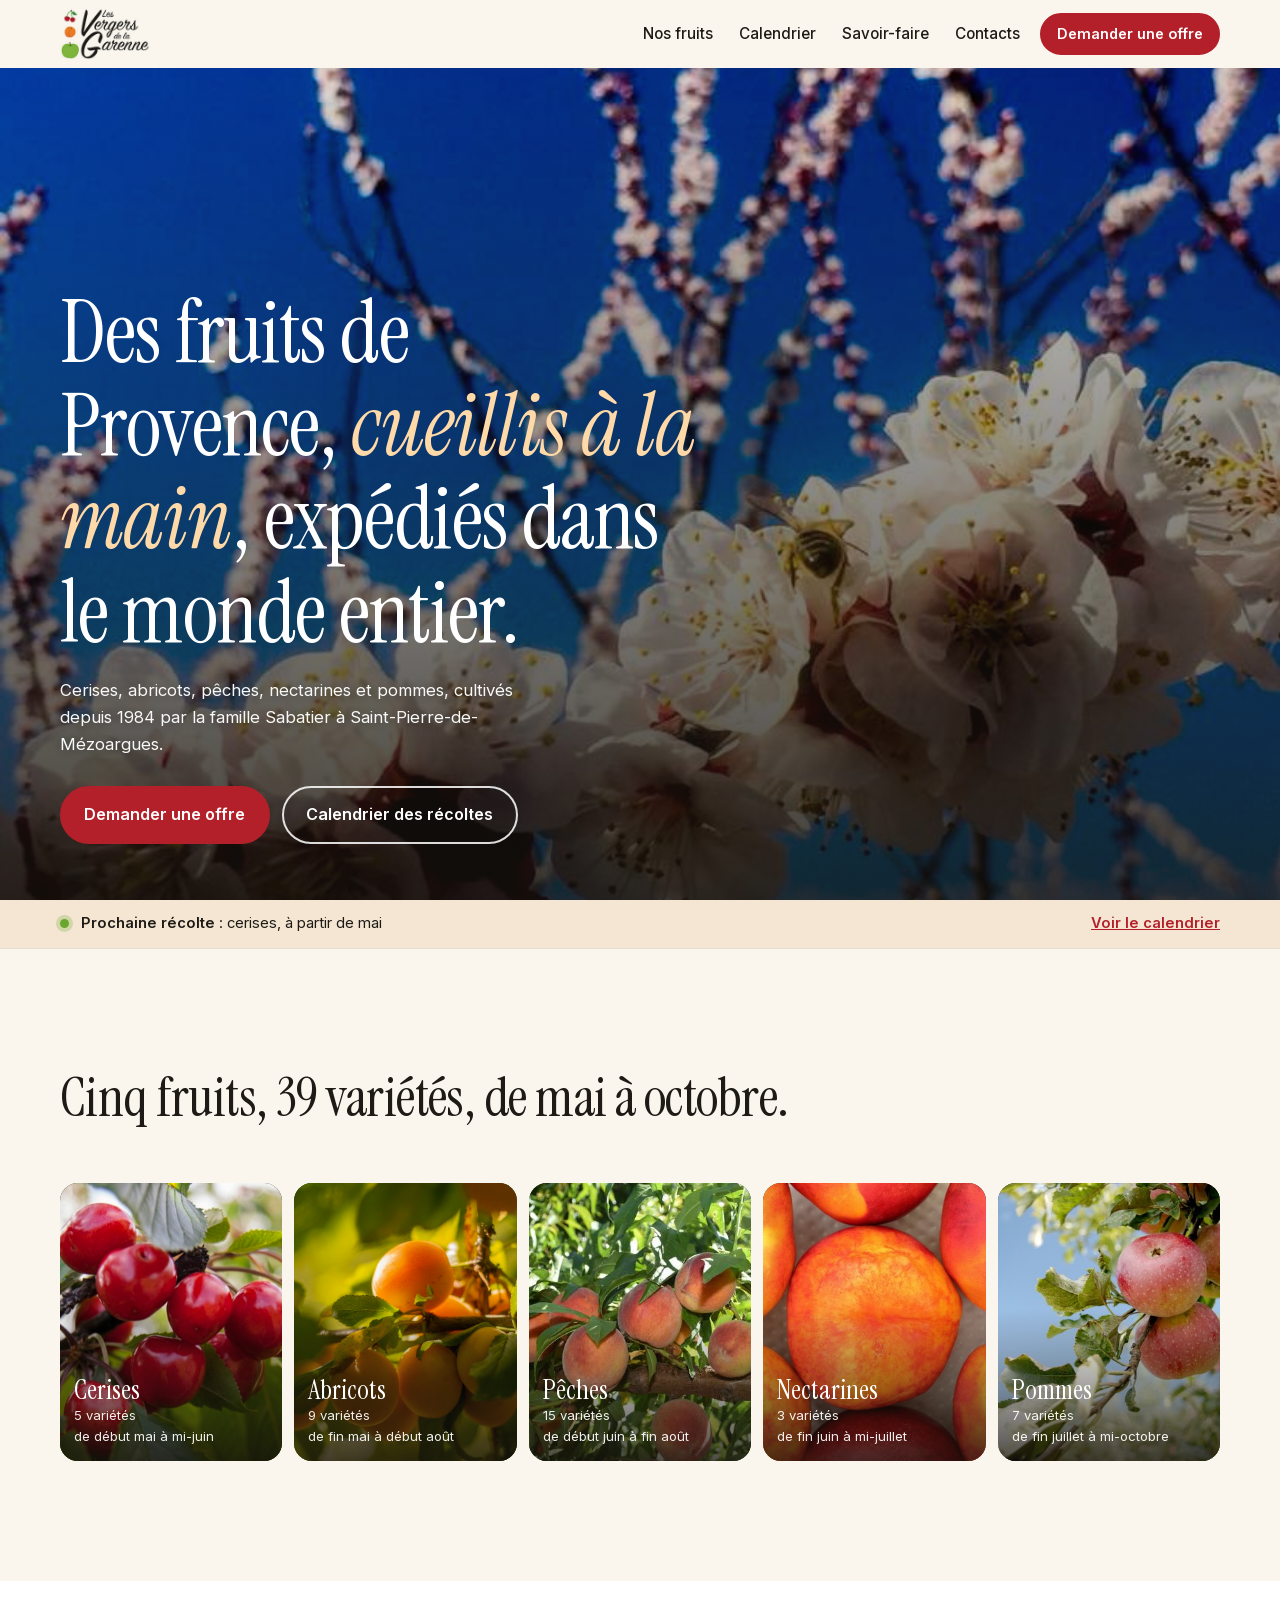
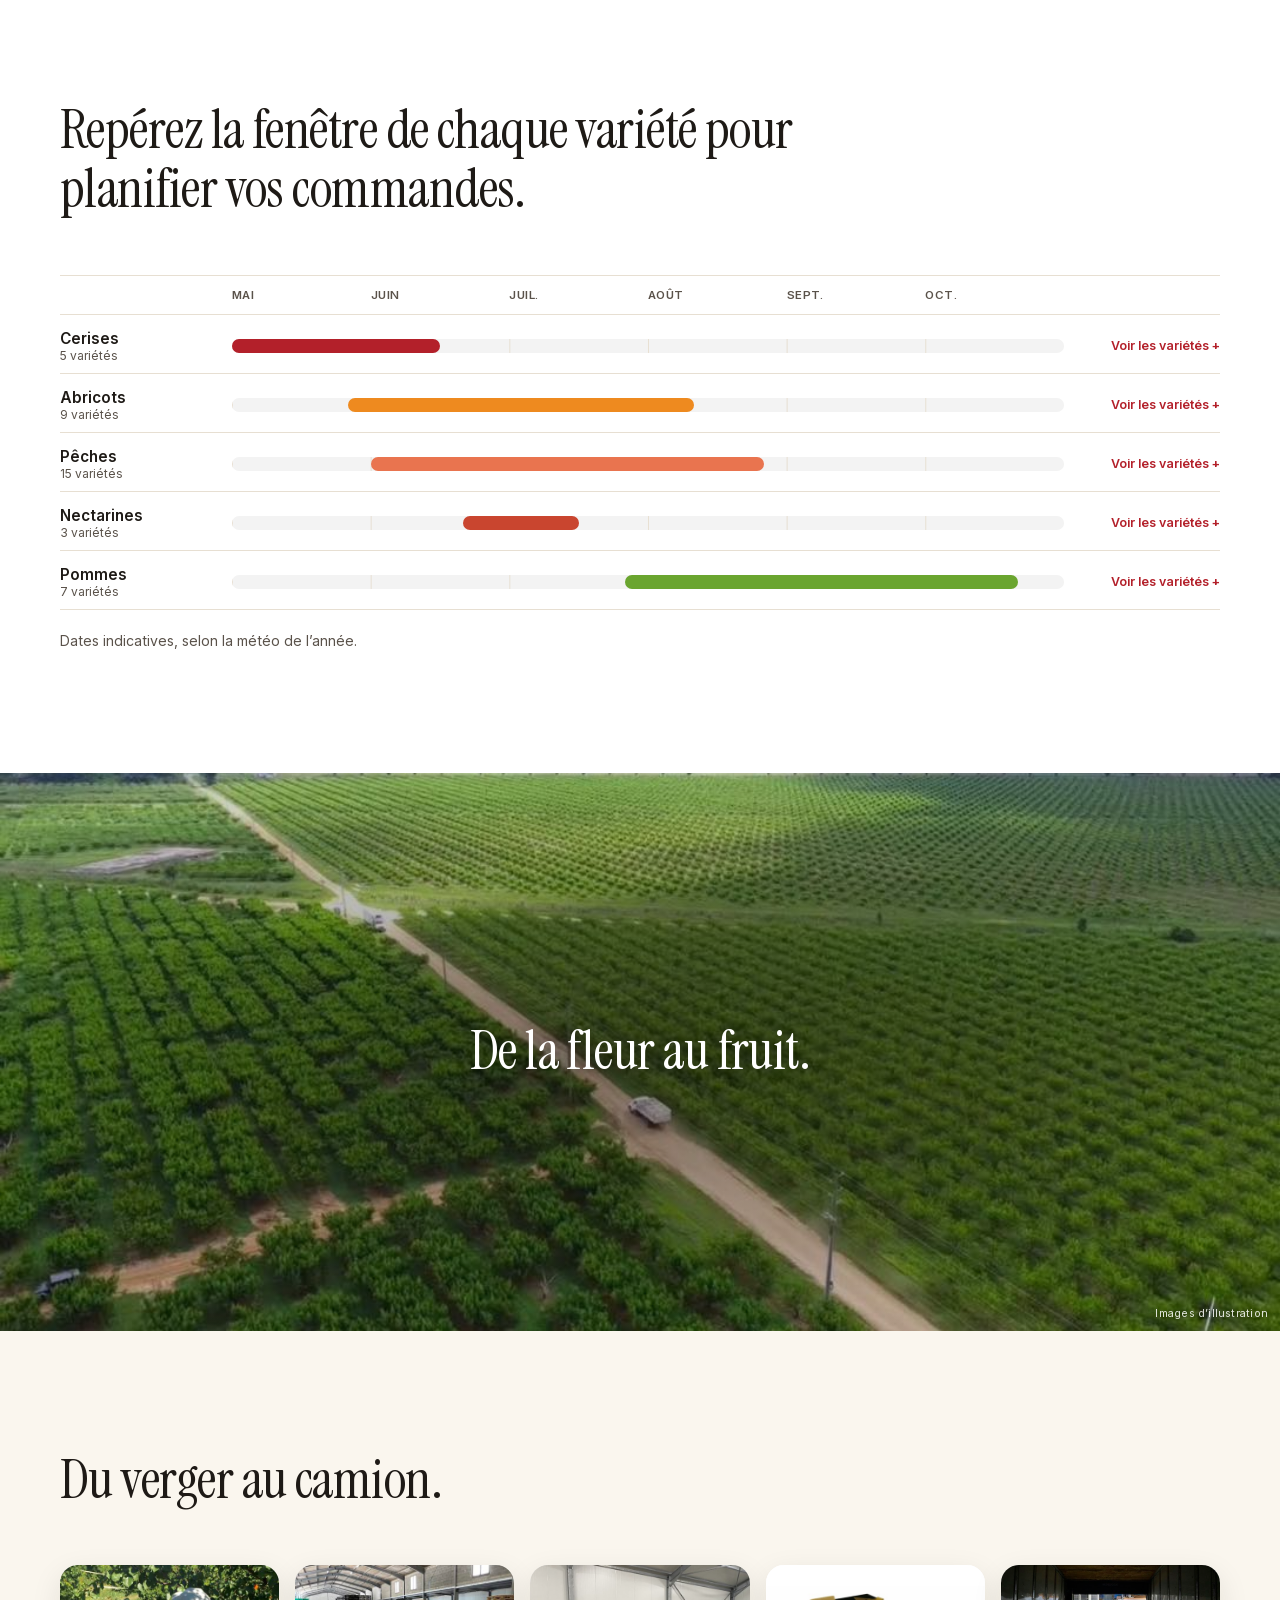
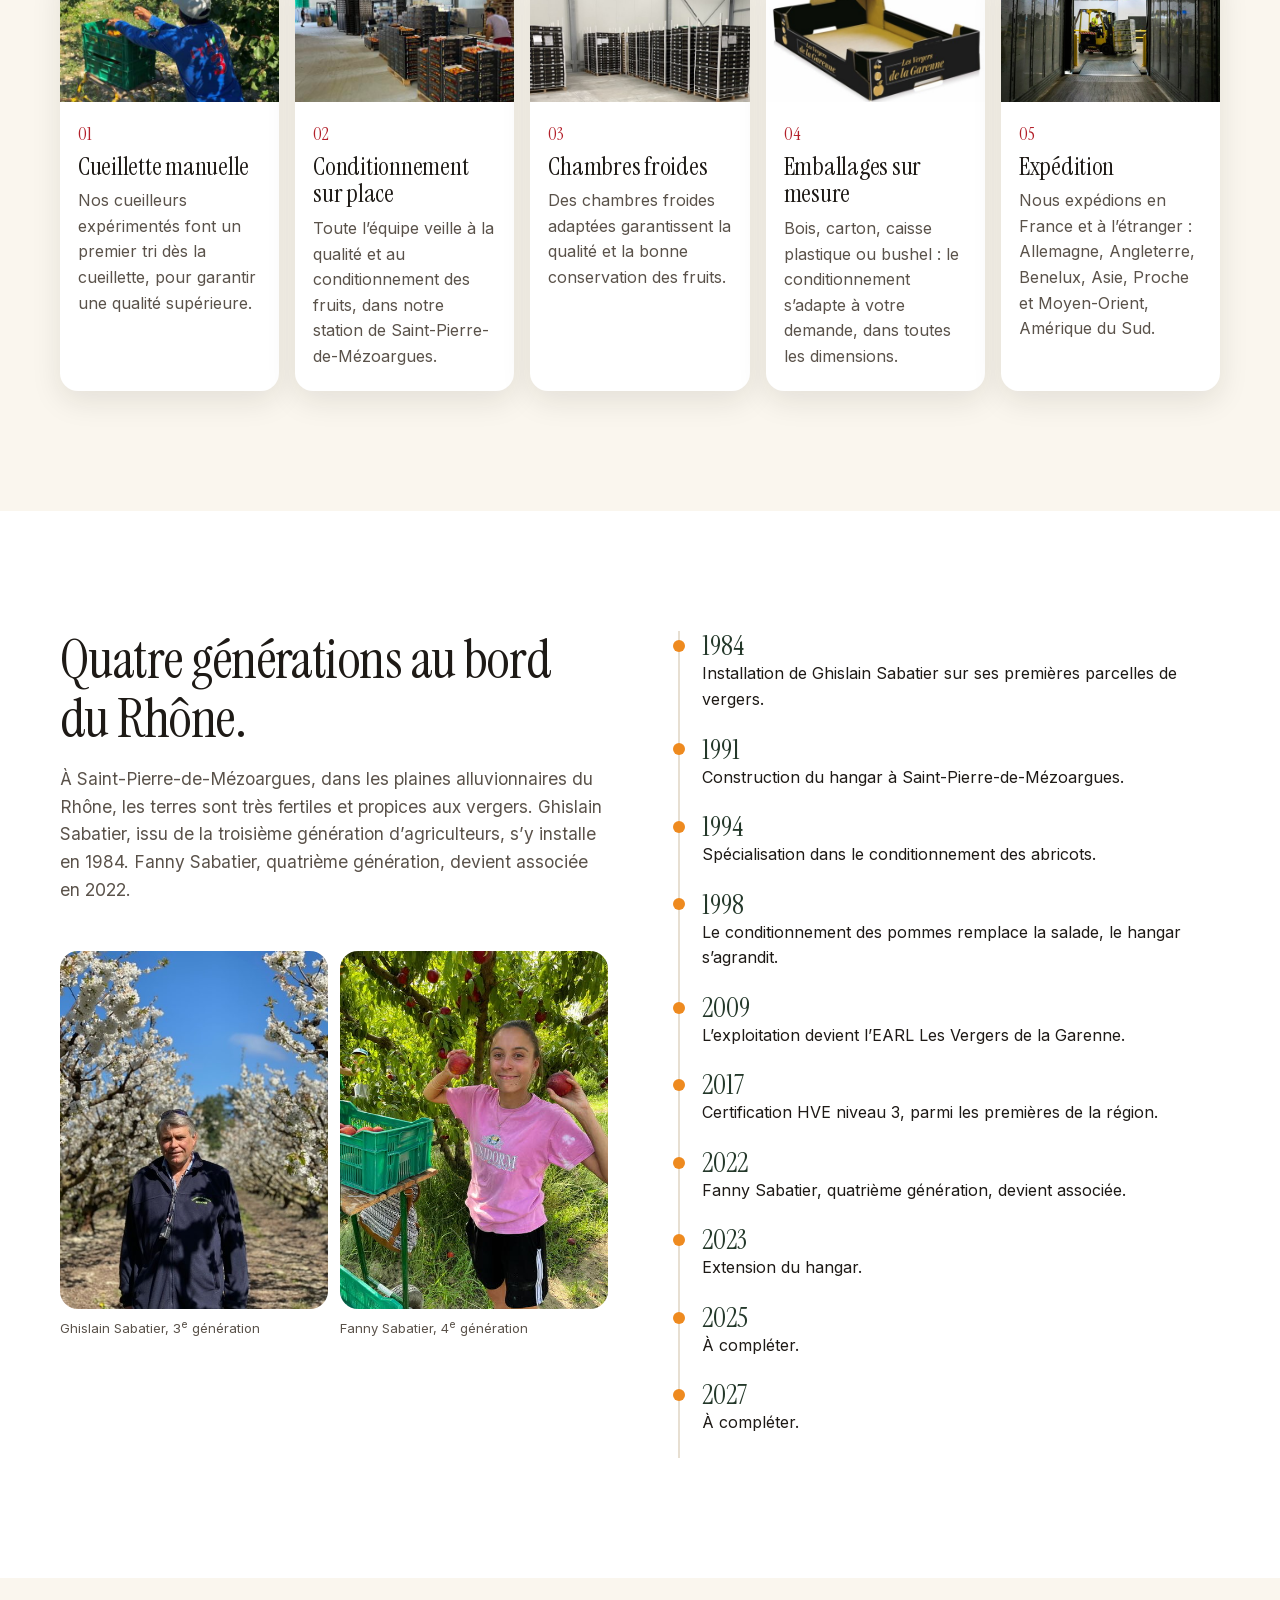
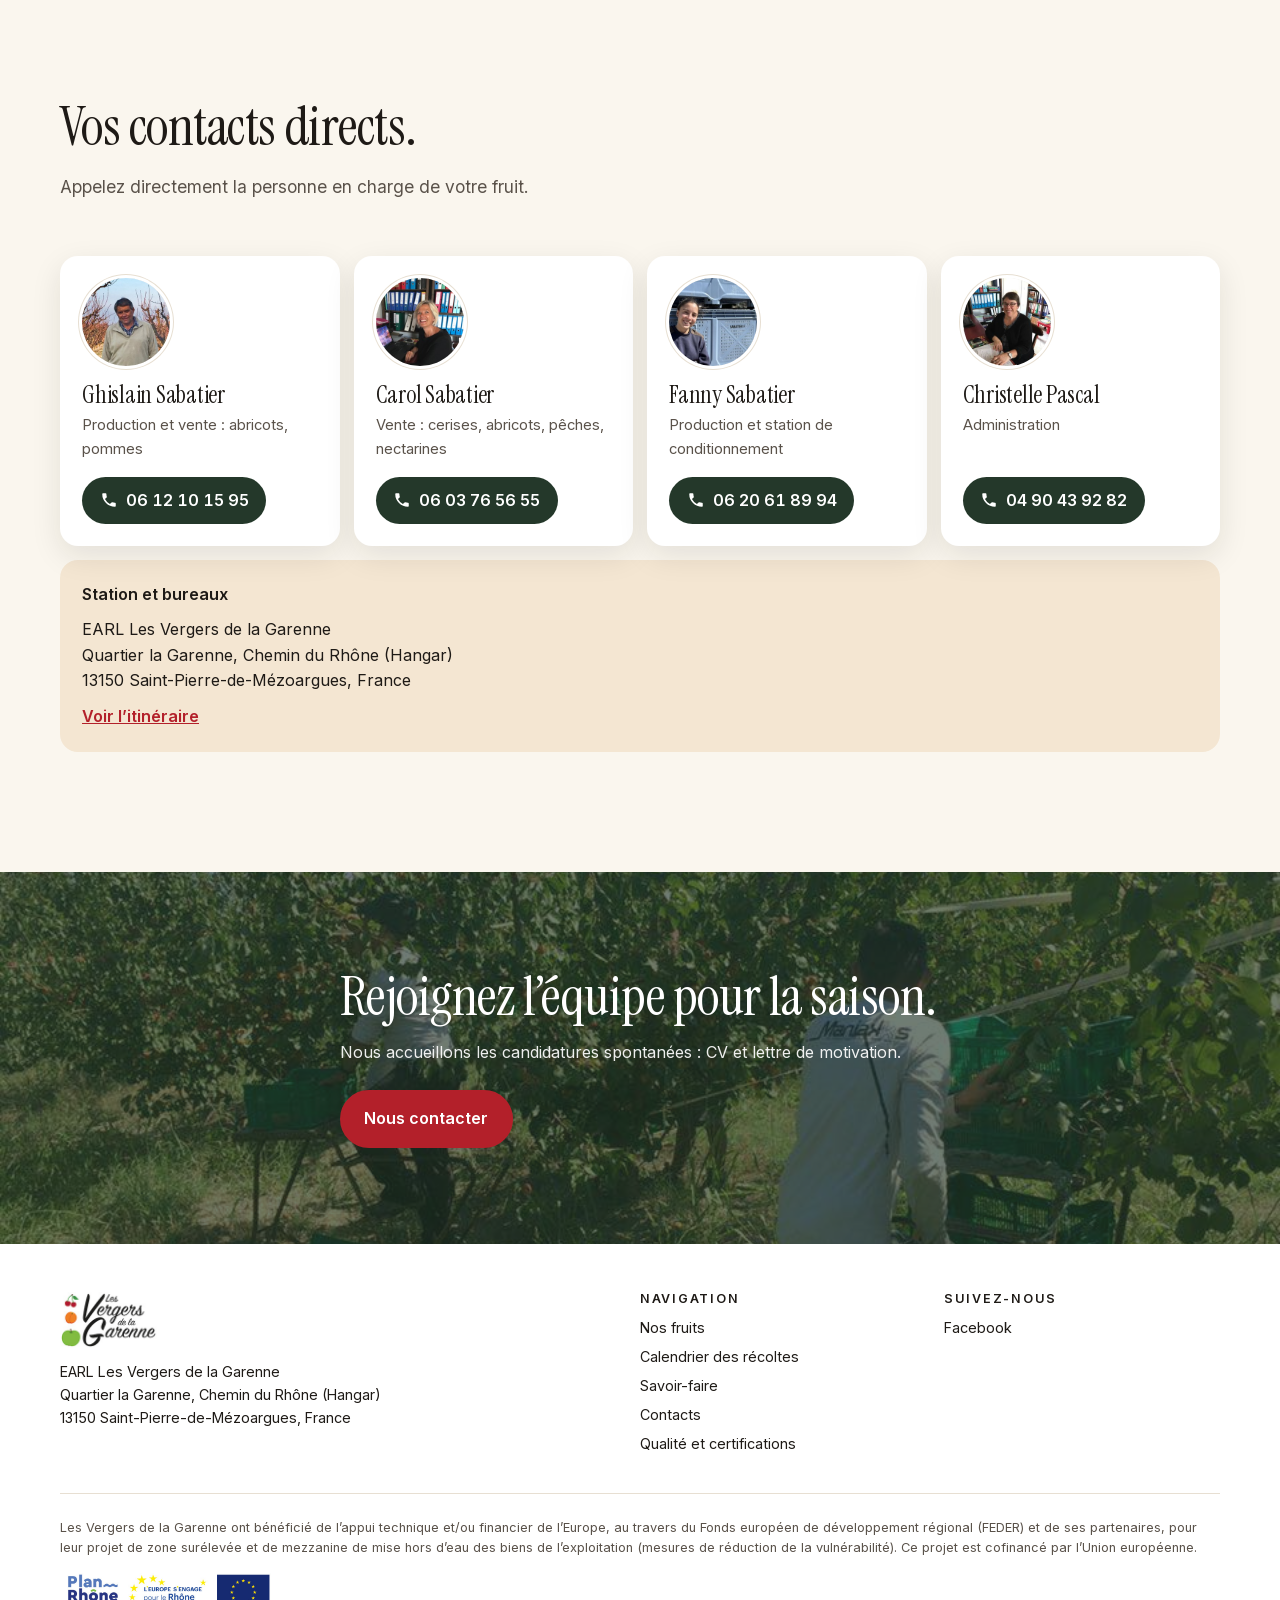
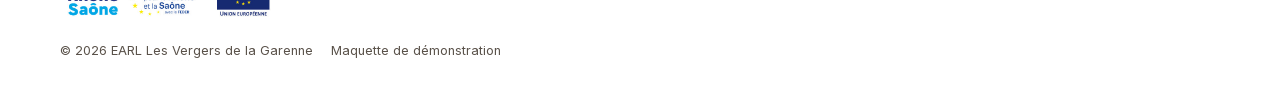
<file: index.html>
<!doctype html>
<html lang="fr">
<head>
<meta charset="utf-8">
<meta name="viewport" content="width=device-width, initial-scale=1">
<title>Les Vergers de la Garenne | Producteur-expéditeur de fruits en Provence</title>
<meta name="description" content="Cerises, abricots, pêches, nectarines et pommes cueillis à la main à Saint-Pierre-de-Mézoargues et expédiés en France et à l'export. Exploitation certifiée HVE niveau 3 et GlobalG.A.P.">
<meta name="robots" content="noindex, nofollow">
<meta name="color-scheme" content="light">
<link rel="alternate" hreflang="fr" href="https://gregory-pignolet.github.io/maquette-vg-simple/">
<meta property="og:type" content="website">
<meta property="og:site_name" content="Les Vergers de la Garenne">
<meta property="og:title" content="Les Vergers de la Garenne | Producteur-expéditeur de fruits en Provence">
<meta property="og:description" content="Cerises, abricots, pêches, nectarines et pommes cueillis à la main à Saint-Pierre-de-Mézoargues et expédiés en France et à l’export.">
<meta property="og:url" content="https://gregory-pignolet.github.io/maquette-vg-simple/">
<meta property="og:image" content="https://gregory-pignolet.github.io/maquette-vg-simple/assets/og-image.jpg">
<meta property="og:image:width" content="1200">
<meta property="og:image:height" content="630">
<meta property="og:locale" content="fr_FR">
<meta name="twitter:card" content="summary_large_image">
<link rel="icon" type="image/svg+xml" href="assets/favicon.svg">
<link rel="preload" href="assets/fonts/instrument-serif-regular.woff2" as="font" type="font/woff2" crossorigin>
<link rel="preload" href="assets/fonts/instrument-serif-italic.woff2" as="font" type="font/woff2" crossorigin>
<link rel="stylesheet" href="styles.css">
<script>document.documentElement.classList.add('js');setTimeout(function(){if(!window.vgMotion){document.documentElement.classList.remove('js')}},2500)</script>
<script src="motion.js" defer></script>
</head>
<body>
<a class="skip" href="#contenu">Aller au contenu</a>

<header class="site-header">
  <div class="wrap header-inner">
    <a class="brand" href="#accueil"><img src="assets/logo.jpg" alt="Les Vergers de la Garenne" width="200" height="116"></a>
    <button class="burger" type="button" aria-expanded="false" aria-controls="menu"><span class="visually-hidden">Menu</span><span class="burger-bars" aria-hidden="true"></span></button>
    <nav id="menu" class="nav" aria-label="Navigation principale">
      <a href="#fruits">Nos fruits</a>
      <a href="#calendrier">Calendrier</a>
      <a href="#savoir-faire">Savoir-faire</a>
      <a href="#contacts">Contacts</a>
    </nav>
    <a class="btn btn--small" href="#contacts">Demander une offre</a>
  </div>
</header>

<main id="contenu">

<section id="accueil" class="hero">
  <picture><source media="(max-width: 699px)" srcset="assets/photos/hero-mobile.jpg" width="825" height="1100"><img class="hero-img" src="assets/photos/hero.jpg" alt="Verger en fleurs au printemps, en Provence" width="1632" height="1224" fetchpriority="high"></picture>
  <div class="hero-shade" aria-hidden="true"></div>
  <div class="wrap hero-content">
    <h1>Des fruits de Provence, <em>cueillis à la main</em>, expédiés dans le monde entier.</h1>
    <p class="hero-sub">Cerises, abricots, pêches, nectarines et pommes, cultivés depuis 1984 par la famille Sabatier à Saint-Pierre-de-Mézoargues.</p>
    <div class="hero-ctas">
      <a class="btn" href="#contacts">Demander une offre</a>
      <a class="btn btn--ghost" href="#calendrier">Calendrier des récoltes</a>
    </div>
  </div>
</section>

<div id="maintenant" class="now-bar" aria-live="polite" data-label-now="Récolte en cours" data-label-next="Prochaine récolte" data-label-from="à partir de" data-label-cta="Voir le calendrier"><div class="wrap now-inner"></div></div>

<section id="fruits" class="section">
  <div class="wrap">
    <header class="section-head rv">
      <h2>Cinq fruits, 39 variétés, de mai à octobre.</h2>
    </header>
    <ul class="fruit-grid">
      <li class="fruit-card rv-media"><a href="#calendrier"><img src="assets/photos/fruit-cerises.jpg" srcset="assets/photos/fruit-cerises-600.jpg 600w, assets/photos/fruit-cerises.jpg 1000w" sizes="(min-width: 1000px) 20vw, (min-width: 700px) 33vw, 100vw" alt="Cerises rouges sur la branche" width="1000" height="666" loading="lazy"><span class="fruit-card-body"><span class="fruit-name">Cerises</span><span class="fruit-meta">5 variétés<br>de début mai à mi-juin</span></span></a></li>
      <li class="fruit-card rv-media"><a href="#calendrier"><img src="assets/photos/fruit-abricots.jpg" srcset="assets/photos/fruit-abricots-600.jpg 600w, assets/photos/fruit-abricots.jpg 1000w" sizes="(min-width: 1000px) 20vw, (min-width: 700px) 33vw, 50vw" alt="Abricots mûrs sur l'arbre" width="1000" height="665" loading="lazy"><span class="fruit-card-body"><span class="fruit-name">Abricots</span><span class="fruit-meta">9 variétés<br>de fin mai à début août</span></span></a></li>
      <li class="fruit-card rv-media"><a href="#calendrier"><img src="assets/photos/fruit-peches.jpg" srcset="assets/photos/fruit-peches-600.jpg 600w, assets/photos/fruit-peches.jpg 1000w" sizes="(min-width: 1000px) 20vw, (min-width: 700px) 33vw, 50vw" alt="Pêches sur l'arbre" width="1000" height="666" loading="lazy"><span class="fruit-card-body"><span class="fruit-name">Pêches</span><span class="fruit-meta">15 variétés<br>de début juin à fin août</span></span></a></li>
      <li class="fruit-card rv-media"><a href="#calendrier"><img src="assets/photos/fruit-nectarines.jpg" srcset="assets/photos/fruit-nectarines-600.jpg 600w, assets/photos/fruit-nectarines.jpg 1000w" sizes="(min-width: 1000px) 20vw, (min-width: 700px) 33vw, 50vw" alt="Nectarines" width="1000" height="666" loading="lazy"><span class="fruit-card-body"><span class="fruit-name">Nectarines</span><span class="fruit-meta">3 variétés<br>de fin juin à mi-juillet</span></span></a></li>
      <li class="fruit-card rv-media"><a href="#calendrier"><img src="assets/photos/fruit-pommes.jpg" srcset="assets/photos/fruit-pommes-600.jpg 600w, assets/photos/fruit-pommes.jpg 1000w" sizes="(min-width: 1000px) 20vw, (min-width: 700px) 33vw, 50vw" alt="Pommes sur l'arbre" width="1000" height="665" loading="lazy"><span class="fruit-card-body"><span class="fruit-name">Pommes</span><span class="fruit-meta">7 variétés<br>de fin juillet à mi-octobre</span></span></a></li>
    </ul>
  </div>
</section>

<section id="calendrier" class="section section--paper">
  <div class="wrap">
    <header class="section-head rv">
      <h2>Repérez la fenêtre de chaque variété pour planifier vos commandes.</h2>
    </header>
    <!-- CALENDRIER:START -->
<div class="cal" role="group" aria-label="Calendrier des récoltes, de mai à octobre">
<div class="cal-head" aria-hidden="true"><span class="cal-label"></span><span class="cal-months"><span>Mai</span><span>Juin</span><span>Juil.</span><span>Août</span><span>Sept.</span><span>Oct.</span></span></div>
<details class="cal-fruit cal-fruit--cerise">
<summary><span class="cal-row"><span class="cal-label">Cerises <small>5 variétés</small></span><span class="cal-track"><span class="cal-bar" style="grid-column:1 / 10"></span></span><span class="visually-hidden">du 1er mai au 15 juin</span><span class="cal-more">Voir les variétés</span></span></summary>
<ul class="cal-varieties">
<li class="cal-variety" data-from="0501" data-to="0520"><span class="cal-row"><span class="cal-label">Burlat</span><span class="cal-track"><span class="cal-bar" style="grid-column:1 / 5"></span></span><span class="visually-hidden">du 1er mai au 20 mai</span></span></li>
<li class="cal-variety" data-from="0516" data-to="0530"><span class="cal-row"><span class="cal-label">Folfer</span><span class="cal-track"><span class="cal-bar" style="grid-column:4 / 7"></span></span><span class="visually-hidden">du 16 mai au 30 mai</span></span></li>
<li class="cal-variety" data-from="0521" data-to="0605"><span class="cal-row"><span class="cal-label">Summit</span><span class="cal-track"><span class="cal-bar" style="grid-column:5 / 8"></span></span><span class="visually-hidden">du 21 mai au 5 juin</span></span></li>
<li class="cal-variety" data-from="0521" data-to="0605"><span class="cal-row"><span class="cal-label">Stark-Hardy-Giant</span><span class="cal-track"><span class="cal-bar" style="grid-column:5 / 8"></span></span><span class="visually-hidden">du 21 mai au 5 juin</span></span></li>
<li class="cal-variety" data-from="0601" data-to="0615"><span class="cal-row"><span class="cal-label">Noire de Meched</span><span class="cal-track"><span class="cal-bar" style="grid-column:7 / 10"></span></span><span class="visually-hidden">du 1er juin au 15 juin</span></span></li>
</ul></details>
<details class="cal-fruit cal-fruit--abricot">
<summary><span class="cal-row"><span class="cal-label">Abricots <small>9 variétés</small></span><span class="cal-track"><span class="cal-bar" style="grid-column:6 / 21"></span></span><span class="visually-hidden">du 26 mai au 10 août</span><span class="cal-more">Voir les variétés</span></span></summary>
<ul class="cal-varieties">
<li class="cal-variety" data-from="0526" data-to="0610"><span class="cal-row"><span class="cal-label">Silvercot</span><span class="cal-track"><span class="cal-bar" style="grid-column:6 / 9"></span></span><span class="visually-hidden">du 26 mai au 10 juin</span></span></li>
<li class="cal-variety" data-from="0601" data-to="0615"><span class="cal-row"><span class="cal-label">Robada</span><span class="cal-track"><span class="cal-bar" style="grid-column:7 / 10"></span></span><span class="visually-hidden">du 1er juin au 15 juin</span></span></li>
<li class="cal-variety" data-from="0611" data-to="0710"><span class="cal-row"><span class="cal-label">Jumbo-Cot</span><span class="cal-track"><span class="cal-bar" style="grid-column:9 / 15"></span></span><span class="visually-hidden">du 11 juin au 10 juillet</span></span></li>
<li class="cal-variety" data-from="0611" data-to="0625"><span class="cal-row"><span class="cal-label">Apriqueen</span><span class="cal-track"><span class="cal-bar" style="grid-column:9 / 12"></span></span><span class="visually-hidden">du 11 juin au 25 juin</span></span></li>
<li class="cal-variety" data-from="0621" data-to="0710"><span class="cal-row"><span class="cal-label">Bergarouge</span><span class="cal-track"><span class="cal-bar" style="grid-column:11 / 15"></span></span><span class="visually-hidden">du 21 juin au 10 juillet</span></span></li>
<li class="cal-variety" data-from="0706" data-to="0720"><span class="cal-row"><span class="cal-label">Anegat</span><span class="cal-track"><span class="cal-bar" style="grid-column:14 / 17"></span></span><span class="visually-hidden">du 6 juillet au 20 juillet</span></span></li>
<li class="cal-variety" data-from="0706" data-to="0725"><span class="cal-row"><span class="cal-label">Faralia</span><span class="cal-track"><span class="cal-bar" style="grid-column:14 / 18"></span></span><span class="visually-hidden">du 6 juillet au 25 juillet</span></span></li>
<li class="cal-variety" data-from="0716" data-to="0730"><span class="cal-row"><span class="cal-label">Farely</span><span class="cal-track"><span class="cal-bar" style="grid-column:16 / 19"></span></span><span class="visually-hidden">du 16 juillet au 30 juillet</span></span></li>
<li class="cal-variety" data-from="0726" data-to="0810"><span class="cal-row"><span class="cal-label">Farbaly</span><span class="cal-track"><span class="cal-bar" style="grid-column:18 / 21"></span></span><span class="visually-hidden">du 26 juillet au 10 août</span></span></li>
</ul></details>
<details class="cal-fruit cal-fruit--peche">
<summary><span class="cal-row"><span class="cal-label">Pêches <small>15 variétés</small></span><span class="cal-track"><span class="cal-bar" style="grid-column:7 / 24"></span></span><span class="visually-hidden">du 1er juin au 25 août</span><span class="cal-more">Voir les variétés</span></span></summary>
<ul class="cal-varieties">
<li class="cal-variety" data-from="0601" data-to="0610"><span class="cal-row"><span class="cal-label">Kaoliane <small>blanche</small></span><span class="cal-track"><span class="cal-bar" style="grid-column:7 / 9"></span></span><span class="visually-hidden">du 1er juin au 10 juin</span></span></li>
<li class="cal-variety" data-from="0611" data-to="0620"><span class="cal-row"><span class="cal-label">Onyx <small>blanche</small></span><span class="cal-track"><span class="cal-bar" style="grid-column:9 / 11"></span></span><span class="visually-hidden">du 11 juin au 20 juin</span></span></li>
<li class="cal-variety" data-from="0616" data-to="0625"><span class="cal-row"><span class="cal-label">Barbara <small>blanche</small></span><span class="cal-track"><span class="cal-bar" style="grid-column:10 / 12"></span></span><span class="visually-hidden">du 16 juin au 25 juin</span></span></li>
<li class="cal-variety" data-from="0616" data-to="0625"><span class="cal-row"><span class="cal-label">Caprice <small>blanche</small></span><span class="cal-track"><span class="cal-bar" style="grid-column:10 / 12"></span></span><span class="visually-hidden">du 16 juin au 25 juin</span></span></li>
<li class="cal-variety" data-from="0621" data-to="0630"><span class="cal-row"><span class="cal-label">Ivoire <small>blanche</small></span><span class="cal-track"><span class="cal-bar" style="grid-column:11 / 13"></span></span><span class="visually-hidden">du 21 juin au 30 juin</span></span></li>
<li class="cal-variety" data-from="0701" data-to="0710"><span class="cal-row"><span class="cal-label">Elise <small>blanche</small></span><span class="cal-track"><span class="cal-bar" style="grid-column:13 / 15"></span></span><span class="visually-hidden">du 1er juillet au 10 juillet</span></span></li>
<li class="cal-variety" data-from="0701" data-to="0710"><span class="cal-row"><span class="cal-label">Whitered <small>blanche</small></span><span class="cal-track"><span class="cal-bar" style="grid-column:13 / 15"></span></span><span class="visually-hidden">du 1er juillet au 10 juillet</span></span></li>
<li class="cal-variety" data-from="0706" data-to="0720"><span class="cal-row"><span class="cal-label">Fidelia <small>blanche</small></span><span class="cal-track"><span class="cal-bar" style="grid-column:14 / 17"></span></span><span class="visually-hidden">du 6 juillet au 20 juillet</span></span></li>
<li class="cal-variety" data-from="0711" data-to="0725"><span class="cal-row"><span class="cal-label">Summer-Sweet <small>blanche</small></span><span class="cal-track"><span class="cal-bar" style="grid-column:15 / 18"></span></span><span class="visually-hidden">du 11 juillet au 25 juillet</span></span></li>
<li class="cal-variety" data-from="0716" data-to="0730"><span class="cal-row"><span class="cal-label">Bellerime <small>blanche</small></span><span class="cal-track"><span class="cal-bar" style="grid-column:16 / 19"></span></span><span class="visually-hidden">du 16 juillet au 30 juillet</span></span></li>
<li class="cal-variety" data-from="0721" data-to="0805"><span class="cal-row"><span class="cal-label">Bel-Lady <small>jaune</small></span><span class="cal-track"><span class="cal-bar" style="grid-column:17 / 20"></span></span><span class="visually-hidden">du 21 juillet au 5 août</span></span></li>
<li class="cal-variety" data-from="0721" data-to="0805"><span class="cal-row"><span class="cal-label">Gratia <small>blanche</small></span><span class="cal-track"><span class="cal-bar" style="grid-column:17 / 20"></span></span><span class="visually-hidden">du 21 juillet au 5 août</span></span></li>
<li class="cal-variety" data-from="0801" data-to="0810"><span class="cal-row"><span class="cal-label">Valentine <small>blanche</small></span><span class="cal-track"><span class="cal-bar" style="grid-column:19 / 21"></span></span><span class="visually-hidden">du 1er août au 10 août</span></span></li>
<li class="cal-variety" data-from="0811" data-to="0825"><span class="cal-row"><span class="cal-label">Couloured <small>blanche</small></span><span class="cal-track"><span class="cal-bar" style="grid-column:21 / 24"></span></span><span class="visually-hidden">du 11 août au 25 août</span></span></li>
<li class="cal-variety" data-from="0811" data-to="0825"><span class="cal-row"><span class="cal-label">Belly <small>jaune</small></span><span class="cal-track"><span class="cal-bar" style="grid-column:21 / 24"></span></span><span class="visually-hidden">du 11 août au 25 août</span></span></li>
</ul></details>
<details class="cal-fruit cal-fruit--nectarine">
<summary><span class="cal-row"><span class="cal-label">Nectarines <small>3 variétés</small></span><span class="cal-track"><span class="cal-bar" style="grid-column:11 / 16"></span></span><span class="visually-hidden">du 21 juin au 15 juillet</span><span class="cal-more">Voir les variétés</span></span></summary>
<ul class="cal-varieties">
<li class="cal-variety" data-from="0621" data-to="0630"><span class="cal-row"><span class="cal-label">Cristal <small>blanche</small></span><span class="cal-track"><span class="cal-bar" style="grid-column:11 / 13"></span></span><span class="visually-hidden">du 21 juin au 30 juin</span></span></li>
<li class="cal-variety" data-from="0621" data-to="0705"><span class="cal-row"><span class="cal-label">Pelire <small>jaune</small></span><span class="cal-track"><span class="cal-bar" style="grid-column:11 / 14"></span></span><span class="visually-hidden">du 21 juin au 5 juillet</span></span></li>
<li class="cal-variety" data-from="0701" data-to="0715"><span class="cal-row"><span class="cal-label">Magique <small>blanche</small></span><span class="cal-track"><span class="cal-bar" style="grid-column:13 / 16"></span></span><span class="visually-hidden">du 1er juillet au 15 juillet</span></span></li>
</ul></details>
<details class="cal-fruit cal-fruit--pomme">
<summary><span class="cal-row"><span class="cal-label">Pommes <small>7 variétés</small></span><span class="cal-track"><span class="cal-bar" style="grid-column:18 / 35"></span></span><span class="visually-hidden">du 26 juillet au 20 octobre</span><span class="cal-more">Voir les variétés</span></span></summary>
<ul class="cal-varieties">
<li class="cal-variety" data-from="0726" data-to="0825"><span class="cal-row"><span class="cal-label">Gala</span><span class="cal-track"><span class="cal-bar" style="grid-column:18 / 24"></span></span><span class="visually-hidden">du 26 juillet au 25 août</span></span></li>
<li class="cal-variety" data-from="0801" data-to="0905"><span class="cal-row"><span class="cal-label">Reine des Reinettes</span><span class="cal-track"><span class="cal-bar" style="grid-column:19 / 26"></span></span><span class="visually-hidden">du 1er août au 5 septembre</span></span></li>
<li class="cal-variety" data-from="0806" data-to="0930"><span class="cal-row"><span class="cal-label">Granny Smith</span><span class="cal-track"><span class="cal-bar" style="grid-column:20 / 31"></span></span><span class="visually-hidden">du 6 août au 30 septembre</span></span></li>
<li class="cal-variety" data-from="0811" data-to="1010"><span class="cal-row"><span class="cal-label">Golden Delicious</span><span class="cal-track"><span class="cal-bar" style="grid-column:21 / 33"></span></span><span class="visually-hidden">du 11 août au 10 octobre</span></span></li>
<li class="cal-variety" data-from="0821" data-to="0925"><span class="cal-row"><span class="cal-label">Red Delicious</span><span class="cal-track"><span class="cal-bar" style="grid-column:23 / 30"></span></span><span class="visually-hidden">du 21 août au 25 septembre</span></span></li>
<li class="cal-variety" data-from="0916" data-to="1010"><span class="cal-row"><span class="cal-label">Story</span><span class="cal-track"><span class="cal-bar" style="grid-column:28 / 33"></span></span><span class="visually-hidden">du 16 septembre au 10 octobre</span></span></li>
<li class="cal-variety" data-from="0921" data-to="1020"><span class="cal-row"><span class="cal-label">Red Winter</span><span class="cal-track"><span class="cal-bar" style="grid-column:29 / 35"></span></span><span class="visually-hidden">du 21 septembre au 20 octobre</span></span></li>
</ul></details>
</div>
<!-- CALENDRIER:END -->
    <p class="note">Dates indicatives, selon la météo de l’année.</p>
  </div>
</section>

<section id="vue-du-ciel" class="sky" aria-label="De la fleur au fruit">
  <video class="sky-video" muted loop playsinline preload="none" data-poster="assets/video/vergers-drone-poster.jpg" aria-hidden="true"><source src="assets/video/vergers-montage.mp4" type="video/mp4"></video>
  <div class="sky-shade" aria-hidden="true"></div>
  <div class="wrap sky-content rv"><h2>De la fleur au fruit.</h2></div>
  <p class="sky-credit">Images d’illustration</p>
</section>

<section id="savoir-faire" class="section">
  <div class="wrap">
    <header class="section-head rv">
      <h2>Du verger au camion.</h2>
    </header>
    <ol class="steps">
      <li class="step rv"><img src="assets/photos/etape-cueillette.jpg" srcset="assets/photos/etape-cueillette-600.jpg 510w, assets/photos/etape-cueillette.jpg 960w" sizes="(min-width: 1000px) 20vw, (min-width: 700px) 50vw, 100vw" alt="Cueillette de fruits à la main dans le verger" width="960" height="960" loading="lazy"><div class="step-body"><span class="step-num">01</span><h3>Cueillette manuelle</h3><p>Nos cueilleurs expérimentés font un premier tri dès la cueillette, pour garantir une qualité supérieure.</p></div></li>
      <li class="step rv"><img src="assets/photos/etape-conditionnement.jpg" srcset="assets/photos/etape-conditionnement-600.jpg 600w, assets/photos/etape-conditionnement.jpg 1000w" sizes="(min-width: 1000px) 20vw, (min-width: 700px) 50vw, 100vw" alt="Conditionnement des fruits dans la station" width="1000" height="750" loading="lazy"><div class="step-body"><span class="step-num">02</span><h3>Conditionnement sur place</h3><p>Toute l’équipe veille à la qualité et au conditionnement des fruits, dans notre station de Saint-Pierre-de-Mézoargues.</p></div></li>
      <li class="step rv"><img src="assets/photos/etape-chambres-froides.jpg" srcset="assets/photos/etape-chambres-froides-600.jpg 600w, assets/photos/etape-chambres-froides.jpg 1000w" sizes="(min-width: 1000px) 20vw, (min-width: 700px) 50vw, 100vw" alt="Fruits stockés en chambre froide" width="1000" height="563" loading="lazy"><div class="step-body"><span class="step-num">03</span><h3>Chambres froides</h3><p>Des chambres froides adaptées garantissent la qualité et la bonne conservation des fruits.</p></div></li>
      <li class="step rv"><img src="assets/photos/etape-emballages.jpg" alt="Fruits conditionnés en cagettes" width="492" height="343" loading="lazy"><div class="step-body"><span class="step-num">04</span><h3>Emballages sur mesure</h3><p>Bois, carton, caisse plastique ou bushel : le conditionnement s’adapte à votre demande, dans toutes les dimensions.</p></div></li>
      <li class="step rv"><img src="assets/photos/etape-expedition.jpg" srcset="assets/photos/etape-expedition-600.jpg 600w, assets/photos/etape-expedition.jpg 1000w" sizes="(min-width: 1000px) 20vw, (min-width: 700px) 50vw, 100vw" alt="Chargement d’une palette dans une semi-remorque frigorifique" width="1000" height="666" loading="lazy"><div class="step-body"><span class="step-num">05</span><h3>Expédition</h3><p>Nous expédions en France et à l’étranger : Allemagne, Angleterre, Benelux, Asie, Proche et Moyen-Orient, Amérique du Sud.</p></div></li>
    </ol>
  </div>
</section>

<section id="histoire" class="section section--paper">
  <div class="wrap history-layout">
    <div class="history-col">
      <header class="section-head rv">
        <h2>Quatre générations au bord du Rhône.</h2>
        <p class="lead">À Saint-Pierre-de-Mézoargues, dans les plaines alluvionnaires du Rhône, les terres sont très fertiles et propices aux vergers. Ghislain Sabatier, issu de la troisième génération d’agriculteurs, s’y installe en 1984. Fanny Sabatier, quatrième génération, devient associée en 2022.</p>
      </header>
      <div class="history-photos">
        <figure class="history-photo rv"><img class="history-photo-img" src="assets/photos/histoire-ghislain.jpg" alt="Ghislain Sabatier dans un verger en fleurs" width="480" height="640" loading="lazy"><figcaption>Ghislain Sabatier, 3<sup>e</sup> génération</figcaption></figure>
        <figure class="history-photo rv"><img class="history-photo-img" src="assets/photos/histoire-fanny.jpg" alt="Fanny Sabatier dans le verger, pendant la récolte" width="480" height="640" loading="lazy"><figcaption>Fanny Sabatier, 4<sup>e</sup> génération</figcaption></figure>
      </div>
    </div>
    <ol class="timeline">
      <li class="rv"><strong>1984</strong>Installation de Ghislain Sabatier sur ses premières parcelles de vergers.</li>
      <li class="rv"><strong>1991</strong>Construction du hangar à Saint-Pierre-de-Mézoargues.</li>
      <li class="rv"><strong>1994</strong>Spécialisation dans le conditionnement des abricots.</li>
      <li class="rv"><strong>1998</strong>Le conditionnement des pommes remplace la salade, le hangar s’agrandit.</li>
      <li class="rv"><strong>2009</strong>L’exploitation devient l’EARL Les Vergers de la Garenne.</li>
      <li class="rv"><strong>2017</strong>Certification HVE niveau 3, parmi les premières de la région.</li>
      <li class="rv"><strong>2022</strong>Fanny Sabatier, quatrième génération, devient associée.</li>
      <li class="rv"><strong>2023</strong>Extension du hangar.</li>
      <li class="rv"><strong>2025</strong>À compléter.</li>
      <li class="rv"><strong>2027</strong>À compléter.</li>
    </ol>
  </div>
</section>

<section id="contacts" class="section">
  <div class="wrap">
    <header class="section-head rv">
      <h2>Vos contacts directs.</h2>
      <p class="lead">Appelez directement la personne en charge de votre fruit.</p>
    </header>
    <div class="contact-grid">
      <article class="contact-card rv"><img class="contact-photo" src="assets/photos/contact-ghislain.jpg" alt="Portrait de Ghislain Sabatier" width="240" height="320" loading="lazy"><h3>Ghislain Sabatier</h3><p class="contact-role">Production et vente : abricots, pommes</p><a class="contact-tel" href="tel:+33612101595"><svg viewBox="0 0 24 24" aria-hidden="true" fill="currentColor"><path d="M6.6 10.8a15.1 15.1 0 0 0 6.6 6.6l2.2-2.2a1 1 0 0 1 1-.25 11.4 11.4 0 0 0 3.6.57 1 1 0 0 1 1 1V20a1 1 0 0 1-1 1A17 17 0 0 1 3 4a1 1 0 0 1 1-1h3.5a1 1 0 0 1 1 1c0 1.25.2 2.45.57 3.57a1 1 0 0 1-.25 1z"/></svg>06 12 10 15 95</a></article>
      <article class="contact-card rv"><img class="contact-photo" src="assets/photos/contact-carol.jpg" alt="Portrait de Carol Sabatier" width="240" height="320" loading="lazy"><h3>Carol Sabatier</h3><p class="contact-role">Vente : cerises, abricots, pêches, nectarines</p><a class="contact-tel" href="tel:+33603765655"><svg viewBox="0 0 24 24" aria-hidden="true" fill="currentColor"><path d="M6.6 10.8a15.1 15.1 0 0 0 6.6 6.6l2.2-2.2a1 1 0 0 1 1-.25 11.4 11.4 0 0 0 3.6.57 1 1 0 0 1 1 1V20a1 1 0 0 1-1 1A17 17 0 0 1 3 4a1 1 0 0 1 1-1h3.5a1 1 0 0 1 1 1c0 1.25.2 2.45.57 3.57a1 1 0 0 1-.25 1z"/></svg>06 03 76 56 55</a></article>
      <article class="contact-card rv"><img class="contact-photo" src="assets/photos/contact-fanny.jpg" alt="Portrait de Fanny Sabatier" width="240" height="320" loading="lazy"><h3>Fanny Sabatier</h3><p class="contact-role">Production et station de conditionnement</p><a class="contact-tel" href="tel:+33620618994"><svg viewBox="0 0 24 24" aria-hidden="true" fill="currentColor"><path d="M6.6 10.8a15.1 15.1 0 0 0 6.6 6.6l2.2-2.2a1 1 0 0 1 1-.25 11.4 11.4 0 0 0 3.6.57 1 1 0 0 1 1 1V20a1 1 0 0 1-1 1A17 17 0 0 1 3 4a1 1 0 0 1 1-1h3.5a1 1 0 0 1 1 1c0 1.25.2 2.45.57 3.57a1 1 0 0 1-.25 1z"/></svg>06 20 61 89 94</a></article>
      <article class="contact-card rv"><img class="contact-photo" src="assets/photos/contact-christelle.jpg" alt="Portrait de Christelle Pascal" width="240" height="320" loading="lazy"><h3>Christelle Pascal</h3><p class="contact-role">Administration</p><a class="contact-tel" href="tel:+33490439282"><svg viewBox="0 0 24 24" aria-hidden="true" fill="currentColor"><path d="M6.6 10.8a15.1 15.1 0 0 0 6.6 6.6l2.2-2.2a1 1 0 0 1 1-.25 11.4 11.4 0 0 0 3.6.57 1 1 0 0 1 1 1V20a1 1 0 0 1-1 1A17 17 0 0 1 3 4a1 1 0 0 1 1-1h3.5a1 1 0 0 1 1 1c0 1.25.2 2.45.57 3.57a1 1 0 0 1-.25 1z"/></svg>04 90 43 92 82</a></article>
    </div>
    <div class="address-card rv">
      <strong>Station et bureaux</strong>
      <p>EARL Les Vergers de la Garenne<br>Quartier la Garenne, Chemin du Rhône (Hangar)<br>13150 Saint-Pierre-de-Mézoargues, France</p>
      <a href="https://www.openstreetmap.org/directions?to=Chemin%20du%20Rh%C3%B4ne%2C%20Saint-Pierre-de-M%C3%A9zoargues%2C%2013150%2C%20France#map=13/43.8610/4.6472" target="_blank" rel="noopener">Voir l’itinéraire</a>
    </div>
  </div>
</section>

<section id="recrutement" class="recruit">
  <img src="assets/photos/recrutement.jpg" srcset="assets/photos/recrutement-600.jpg 510w, assets/photos/recrutement.jpg 960w" sizes="100vw" alt="" width="960" height="720" loading="lazy">
  <div class="wrap recruit-inner rv">
    <h2>Rejoignez l’équipe pour la saison.</h2>
    <p>Nous accueillons les candidatures spontanées : CV et lettre de motivation.</p>
    <a class="btn" href="#contacts">Nous contacter</a>
  </div>
</section>

</main>

<footer class="site-footer">
  <div class="wrap">
    <div class="footer-grid">
      <div>
        <img class="footer-logo" src="assets/logo.jpg" alt="Les Vergers de la Garenne" width="200" height="116" loading="lazy">
        <p>EARL Les Vergers de la Garenne<br>Quartier la Garenne, Chemin du Rhône (Hangar)<br>13150 Saint-Pierre-de-Mézoargues, France</p>
      </div>
      <div>
        <h3>Navigation</h3>
        <ul><li><a href="#fruits">Nos fruits</a></li><li><a href="#calendrier">Calendrier des récoltes</a></li><li><a href="#savoir-faire">Savoir-faire</a></li><li><a href="#contacts">Contacts</a></li><li><a href="qualite.html">Qualité et certifications</a></li></ul>
      </div>
      <div>
        <h3>Suivez-nous</h3>
        <ul><li><a href="https://www.facebook.com/fruitsdeprovence" target="_blank" rel="noopener">Facebook</a></li></ul>
      </div>
    </div>
    <div class="feder">
      <p>Les Vergers de la Garenne ont bénéficié de l’appui technique et/ou financier de l’Europe, au travers du Fonds européen de développement régional (FEDER) et de ses partenaires, pour leur projet de zone surélevée et de mezzanine de mise hors d’eau des biens de l’exploitation (mesures de réduction de la vulnérabilité). Ce projet est cofinancé par l’Union européenne.</p>
      <div class="feder-logos">
        <img src="assets/feder/logos-feder.jpg" alt="Plan Rhône-Saône, L'Europe s'engage pour le Rhône et la Saône avec le FEDER, Union européenne" width="720" height="150" loading="lazy">
      </div>
    </div>
    <p class="legal"><span>© 2026 EARL Les Vergers de la Garenne</span><span>Maquette de démonstration</span></p>
  </div>
</footer>
</body>
</html>
</file>
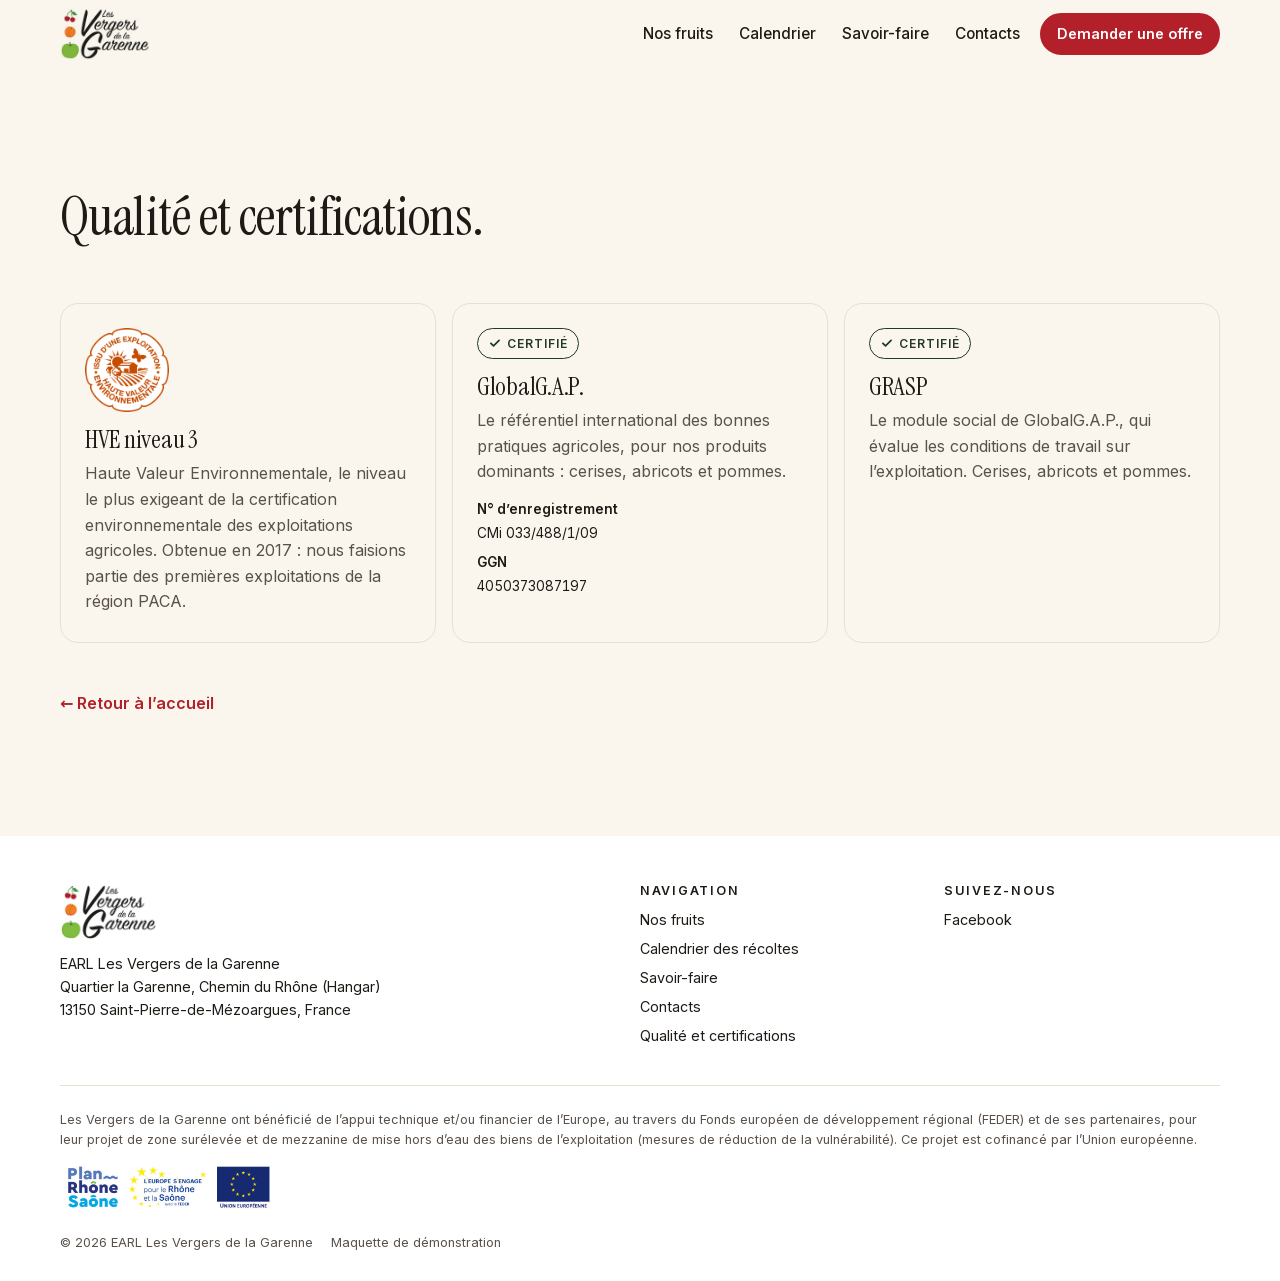
<file: qualite.html>
<!doctype html>
<html lang="fr">
<head>
<meta charset="utf-8">
<meta name="viewport" content="width=device-width, initial-scale=1">
<title>Qualité et certifications | Les Vergers de la Garenne</title>
<meta name="description" content="Les certifications des Vergers de la Garenne : HVE niveau 3, GlobalG.A.P. et GRASP.">
<meta name="robots" content="noindex, nofollow">
<meta name="color-scheme" content="light">
<link rel="alternate" hreflang="fr" href="https://gregory-pignolet.github.io/maquette-vg-simple/qualite.html">
<meta property="og:type" content="website">
<meta property="og:site_name" content="Les Vergers de la Garenne">
<meta property="og:title" content="Qualité et certifications | Les Vergers de la Garenne">
<meta property="og:description" content="Cerises, abricots, pêches, nectarines et pommes cueillis à la main à Saint-Pierre-de-Mézoargues et expédiés en France et à l’export.">
<meta property="og:url" content="https://gregory-pignolet.github.io/maquette-vg-simple/qualite.html">
<meta property="og:image" content="https://gregory-pignolet.github.io/maquette-vg-simple/assets/og-image.jpg">
<meta property="og:image:width" content="1200">
<meta property="og:image:height" content="630">
<meta property="og:locale" content="fr_FR">
<meta name="twitter:card" content="summary_large_image">
<link rel="icon" type="image/svg+xml" href="assets/favicon.svg">
<link rel="preload" href="assets/fonts/instrument-serif-regular.woff2" as="font" type="font/woff2" crossorigin>
<link rel="preload" href="assets/fonts/instrument-serif-italic.woff2" as="font" type="font/woff2" crossorigin>
<link rel="stylesheet" href="styles.css">
<script>document.documentElement.classList.add('js');setTimeout(function(){if(!window.vgMotion){document.documentElement.classList.remove('js')}},2500)</script>
<script src="motion.js" defer></script>
</head>
<body>
<a class="skip" href="#contenu">Aller au contenu</a>

<header class="site-header">
  <div class="wrap header-inner">
    <a class="brand" href="./#accueil"><img src="assets/logo.jpg" alt="Les Vergers de la Garenne" width="200" height="116"></a>
    <button class="burger" type="button" aria-expanded="false" aria-controls="menu"><span class="visually-hidden">Menu</span><span class="burger-bars" aria-hidden="true"></span></button>
    <nav id="menu" class="nav" aria-label="Navigation principale">
      <a href="./#fruits">Nos fruits</a>
      <a href="./#calendrier">Calendrier</a>
      <a href="./#savoir-faire">Savoir-faire</a>
      <a href="./#contacts">Contacts</a>
    </nav>
    <a class="btn btn--small" href="./#contacts">Demander une offre</a>
  </div>
</header>

<main id="contenu">

<section id="qualite" class="section">
  <div class="wrap">
    <header class="section-head page-head rv">
      <h1>Qualité et certifications.</h1>
    </header>
    <div class="quality-grid">
      <article class="quality-card rv">
        <img src="assets/certifs/hve.png" alt="Logo Haute Valeur Environnementale" width="200" height="200" loading="lazy">
        <h3>HVE niveau 3</h3>
        <p>Haute Valeur Environnementale, le niveau le plus exigeant de la certification environnementale des exploitations agricoles. Obtenue en 2017 : nous faisions partie des premières exploitations de la région PACA.</p>
      </article>
      <article class="quality-card rv">
        <span class="badge" aria-hidden="true"><svg viewBox="0 0 24 24" fill="none" stroke="currentColor" stroke-width="3" stroke-linecap="round" stroke-linejoin="round"><path d="M5 12.5l4.5 4.5L19 7.5"/></svg>Certifié</span>
        <h3>GlobalG.A.P.</h3>
        <p>Le référentiel international des bonnes pratiques agricoles, pour nos produits dominants : cerises, abricots et pommes.</p>
        <dl class="facts"><dt>N° d’enregistrement</dt><dd>CMi 033/488/1/09</dd><dt>GGN</dt><dd>4050373087197</dd></dl>
      </article>
      <article class="quality-card rv">
        <span class="badge" aria-hidden="true"><svg viewBox="0 0 24 24" fill="none" stroke="currentColor" stroke-width="3" stroke-linecap="round" stroke-linejoin="round"><path d="M5 12.5l4.5 4.5L19 7.5"/></svg>Certifié</span>
        <h3>GRASP</h3>
        <p>Le module social de GlobalG.A.P., qui évalue les conditions de travail sur l’exploitation. Cerises, abricots et pommes.</p>
      </article>
    </div>
    <p class="page-back"><a href="./">← Retour à l’accueil</a></p>
  </div>
</section>

</main>

<footer class="site-footer">
  <div class="wrap">
    <div class="footer-grid">
      <div>
        <img class="footer-logo" src="assets/logo.jpg" alt="Les Vergers de la Garenne" width="200" height="116" loading="lazy">
        <p>EARL Les Vergers de la Garenne<br>Quartier la Garenne, Chemin du Rhône (Hangar)<br>13150 Saint-Pierre-de-Mézoargues, France</p>
      </div>
      <div>
        <h3>Navigation</h3>
        <ul><li><a href="./#fruits">Nos fruits</a></li><li><a href="./#calendrier">Calendrier des récoltes</a></li><li><a href="./#savoir-faire">Savoir-faire</a></li><li><a href="./#contacts">Contacts</a></li><li><a href="qualite.html">Qualité et certifications</a></li></ul>
      </div>
      <div>
        <h3>Suivez-nous</h3>
        <ul><li><a href="https://www.facebook.com/fruitsdeprovence" target="_blank" rel="noopener">Facebook</a></li></ul>
      </div>
    </div>
    <div class="feder">
      <p>Les Vergers de la Garenne ont bénéficié de l’appui technique et/ou financier de l’Europe, au travers du Fonds européen de développement régional (FEDER) et de ses partenaires, pour leur projet de zone surélevée et de mezzanine de mise hors d’eau des biens de l’exploitation (mesures de réduction de la vulnérabilité). Ce projet est cofinancé par l’Union européenne.</p>
      <div class="feder-logos">
        <img src="assets/feder/logos-feder.jpg" alt="Plan Rhône-Saône, L'Europe s'engage pour le Rhône et la Saône avec le FEDER, Union européenne" width="720" height="150" loading="lazy">
      </div>
    </div>
    <p class="legal"><span>© 2026 EARL Les Vergers de la Garenne</span><span>Maquette de démonstration</span></p>
  </div>
</footer>
</body>
</html>
</file>
<file: styles.css>
/* Les Vergers de la Garenne : maquette (FR/EN). Mobile d'abord. */
@font-face { font-family: "Instrument Serif"; src: url(assets/fonts/instrument-serif-regular.woff2) format("woff2"); font-weight: 400; font-style: normal; font-display: swap; }
@font-face { font-family: "Instrument Serif"; src: url(assets/fonts/instrument-serif-italic.woff2) format("woff2"); font-weight: 400; font-style: italic; font-display: swap; }
@font-face { font-family: "Inter"; src: url(assets/fonts/inter-var.woff2) format("woff2"); font-weight: 400 600; font-style: normal; font-display: swap; }

:root {
  color-scheme: light;
  --cream: #FAF6EE;
  --paper: #FFFFFF;
  --ink: #1E1A16;
  --ink-soft: #5A524A;
  --line: #E7DFD2;
  --cherry: #B3202A;
  --cherry-dark: #8E1820;
  --apricot: #EE8A1F;
  --peach: #E9744F;
  --nectarine: #C9452F;
  --apple: #6AA52F;
  --leaf: #24382A;
  --sand: #F4E6D2;
  --serif: "Instrument Serif", Georgia, "Times New Roman", serif;
  --sans: "Inter", system-ui, -apple-system, "Segoe UI", Roboto, sans-serif;
  --radius: 18px;
  --header-h: 68px;
  --shadow: 0 10px 30px rgba(30, 26, 22, .10);
}

*, *::before, *::after { box-sizing: border-box; }
html { scroll-behavior: smooth; -webkit-text-size-adjust: 100%; }
body { margin: 0; background: var(--cream); color: var(--ink); font-family: var(--sans); font-size: 1rem; line-height: 1.6; overflow-x: hidden; }
img { display: block; max-width: 100%; height: auto; }
a { color: inherit; }
h1, h2, h3 { font-family: var(--serif); font-weight: 400; line-height: 1.08; margin: 0; letter-spacing: -.01em; }
h2 { font-size: clamp(2rem, 5.5vw, 3.4rem); }
h3 { font-size: 1.6rem; }
p { margin: 0; }
ul, ol { margin: 0; padding: 0; list-style: none; }
section[id], main[id] { scroll-margin-top: calc(var(--header-h) + 8px); }

.wrap { width: 100%; max-width: 1200px; margin-inline: auto; padding-inline: 20px; }
.visually-hidden { position: absolute !important; width: 1px; height: 1px; overflow: hidden; clip: rect(0 0 0 0); clip-path: inset(50%); white-space: nowrap; }
.skip { position: absolute; left: 12px; top: -60px; z-index: 100; background: var(--ink); color: #fff; padding: 10px 14px; border-radius: 8px; }
.skip:focus { top: 12px; }
:focus-visible { outline: 3px solid var(--cherry); outline-offset: 3px; }
.hero :focus-visible, .proofs :focus-visible, .recruit :focus-visible { outline-color: #FFD9A8; }

/* Boutons */
.btn { display: inline-flex; align-items: center; justify-content: center; gap: .5em; padding: .9em 1.4em; border-radius: 999px; background: var(--cherry); color: #fff; font-weight: 600; text-decoration: none; border: 2px solid var(--cherry); transition: background .2s, transform .2s; }
.btn:hover { background: var(--cherry-dark); border-color: var(--cherry-dark); transform: translateY(-1px); }
.btn--ghost { background: transparent; border-color: rgba(255, 255, 255, .85); color: #fff; }
.btn--ghost:hover { background: rgba(255, 255, 255, .14); border-color: #fff; }
.btn--small { padding: .55em 1.05em; font-size: .9rem; }

/* En-tête */
.site-header { position: sticky; top: 0; z-index: 50; background: var(--cream); transition: box-shadow .2s; }
.site-header.is-scrolled { box-shadow: 0 2px 18px rgba(30, 26, 22, .08); }
.header-inner { display: flex; align-items: center; gap: 12px; min-height: var(--header-h); }
.brand img { height: 46px; width: auto; mix-blend-mode: multiply; }
.brand { margin-right: auto; }
.nav { display: none; }
.nav a { text-decoration: none; font-weight: 500; font-size: .95rem; }
.nav a:hover { color: var(--cherry); }
.lang-switch { font-weight: 600; font-size: .85rem; text-decoration: none; border: 1.5px solid var(--ink); border-radius: 999px; padding: .3em .7em; }
.lang-switch:hover { background: var(--ink); color: var(--cream); }
.header-inner > .btn--small { display: none; }
.burger { order: 10; display: inline-flex; align-items: center; justify-content: center; width: 44px; height: 44px; border: 0; background: transparent; cursor: pointer; padding: 0; }
.burger-bars, .burger-bars::before, .burger-bars::after { display: block; width: 22px; height: 2px; background: var(--ink); border-radius: 2px; transition: transform .25s, opacity .25s; }
.burger-bars { position: relative; }
.burger-bars::before, .burger-bars::after { content: ""; position: absolute; left: 0; }
.burger-bars::before { top: -7px; }
.burger-bars::after { top: 7px; }
.menu-open .burger-bars { background: transparent; }
.menu-open .burger-bars::before { transform: translateY(7px) rotate(45deg); }
.menu-open .burger-bars::after { transform: translateY(-7px) rotate(-45deg); }
.menu-open .nav { display: flex; flex-direction: column; position: absolute; left: 0; right: 0; top: var(--header-h); background: var(--cream); padding: 8px 20px 20px; box-shadow: 0 12px 24px rgba(30, 26, 22, .08); }
.menu-open .nav a { padding: 14px 0; border-bottom: 1px solid var(--line); font-size: 1.1rem; }
html:not(.js) .burger { display: none; }
html:not(.js) .nav { display: flex; flex-wrap: wrap; gap: 6px 16px; width: 100%; order: 5; padding-bottom: 12px; }
html:not(.js) .header-inner { flex-wrap: wrap; }

/* Hero */
.hero { position: relative; min-height: calc(100svh - var(--header-h)); display: flex; align-items: flex-end; color: #fff; overflow: hidden; background: var(--leaf); }
.hero-img { position: absolute; inset: 0; width: 100%; height: 100%; object-fit: cover; }
.hero-shade { position: absolute; inset: 0; background: linear-gradient(180deg, rgba(20, 16, 12, .15) 0%, rgba(20, 16, 12, .42) 40%, rgba(20, 16, 12, .82) 100%); }
.hero-content { position: relative; padding-block: 48px 56px; }
.kicker { font-size: .78rem; font-weight: 600; letter-spacing: .14em; text-transform: uppercase; margin-bottom: 18px; opacity: .92; }
.hero h1 { font-size: clamp(2.5rem, 9vw, 5.4rem); max-width: 16ch; }
.hero h1 em { font-style: italic; color: #FFD9A8; }
.hero-sub { margin-top: 18px; max-width: 46ch; font-size: 1.05rem; opacity: .96; text-shadow: 0 1px 12px rgba(0, 0, 0, .45); }
.nobr { white-space: nowrap; }
.hero-ctas { display: flex; flex-wrap: wrap; gap: 12px; margin-top: 28px; }

/* Bandeau preuves */
.proofs { background: var(--leaf); color: #fff; padding-block: 36px; }
.proofs-list { display: grid; grid-template-columns: 1fr 1fr; gap: 26px 18px; }
.proofs-list li { display: flex; flex-direction: column; gap: 2px; }
.proofs-list li:last-child { grid-column: 1 / -1; }
.proofs-list strong { font-family: var(--serif); font-weight: 400; font-size: 2.2rem; line-height: 1; color: #FFD9A8; }
.proofs-list span { font-size: .9rem; opacity: .88; }

/* Sections */
.section { padding-block: clamp(64px, 11vw, 120px); }
.section--paper { background: var(--paper); }
.section-head { max-width: 760px; margin-bottom: clamp(32px, 6vw, 56px); }
.eyebrow { font-size: .78rem; font-weight: 600; letter-spacing: .14em; text-transform: uppercase; color: var(--cherry); margin-bottom: 12px; }
.section-head p.lead { margin-top: 16px; color: var(--ink-soft); font-size: 1.08rem; }
.note { margin-top: 20px; font-size: .88rem; color: var(--ink-soft); }

/* Fruits */
.fruit-grid { display: grid; grid-template-columns: 1fr 1fr; gap: 12px; }
.fruit-grid > li:first-child { grid-column: 1 / -1; }
.fruit-card a { position: relative; display: block; border-radius: var(--radius); overflow: hidden; aspect-ratio: 4 / 5; text-decoration: none; color: #fff; background: var(--leaf); }
.fruit-grid > li:first-child .fruit-card a, .fruit-grid > li:first-child a { aspect-ratio: 16 / 10; }
.fruit-card img { position: absolute; inset: 0; width: 100%; height: 100%; object-fit: cover; transition: transform .6s ease; }
.fruit-card a::after { content: ""; position: absolute; inset: 0; background: linear-gradient(180deg, transparent 45%, rgba(20, 16, 12, .75)); }
.fruit-card a:hover img { transform: scale(1.05); }
.fruit-card-body { position: absolute; left: 14px; right: 14px; bottom: 14px; z-index: 1; display: flex; flex-direction: column; }
.fruit-name { font-family: var(--serif); font-size: 1.7rem; line-height: 1.1; }
.fruit-meta { font-size: .82rem; opacity: .92; }

/* Calendrier (HTML généré par tools/gen_calendrier.py) */
.cal { --label: 6.6rem; border-top: 1px solid var(--line); }
.cal-head, .cal-row { display: grid; grid-template-columns: var(--label) minmax(0, 1fr); align-items: center; column-gap: 12px; }
.cal-head { padding: 10px 0; border-bottom: 1px solid var(--line); position: sticky; top: var(--header-h); z-index: 2; background: var(--paper); }
.cal-months { display: grid; grid-template-columns: repeat(6, minmax(0, 1fr)); white-space: nowrap; font-size: .72rem; font-weight: 600; color: var(--ink-soft); text-transform: uppercase; letter-spacing: .04em; }
.cal-fruit { border-bottom: 1px solid var(--line); }
.cal-fruit > summary { list-style: none; cursor: pointer; padding: 14px 0 10px; }
.cal-fruit > summary::-webkit-details-marker { display: none; }
.cal-label { font-weight: 600; font-size: .95rem; line-height: 1.25; }
.cal-label small { display: block; font-weight: 400; font-size: .75rem; color: var(--ink-soft); }
.cal-track { display: grid; grid-template-columns: repeat(36, minmax(0, 1fr)); height: 14px; border-radius: 999px; background-color: rgba(30, 26, 22, .05); background-image: linear-gradient(to right, var(--line) 1px, transparent 1px); background-size: calc(100% / 6) 100%; }
.cal-bar { display: block; height: 100%; border-radius: 999px; background: var(--fruit, var(--apricot)); }
.cal-more { grid-column: 2; font-size: .78rem; font-weight: 600; color: var(--cherry); margin-top: 6px; }
.cal-more::after { content: " +"; }
.cal-fruit[open] .cal-more::after { content: " −"; }
.cal-varieties { padding: 0 0 14px; }
.cal-variety .cal-row { padding: 5px 0; }
.cal-variety .cal-label { font-weight: 500; font-size: .82rem; }
.cal-variety .cal-label small { display: inline; }
.cal-variety .cal-track { height: 9px; }
.cal-variety .cal-bar { opacity: .7; }
.cal-fruit--cerise { --fruit: var(--cherry); }
.cal-fruit--abricot { --fruit: var(--apricot); }
.cal-fruit--peche { --fruit: var(--peach); }
.cal-fruit--nectarine { --fruit: var(--nectarine); }
.cal-fruit--pomme { --fruit: var(--apple); }

@media (max-width: 399px) {
  .cal { --label: 5.6rem; }
  .cal-months { font-size: .62rem; letter-spacing: 0; }
}

/* Savoir-faire */
.steps { display: grid; gap: 16px; counter-reset: step; }
.step { background: var(--paper); border-radius: var(--radius); overflow: hidden; box-shadow: var(--shadow); }
.step img { width: 100%; aspect-ratio: 16 / 10; object-fit: cover; }
.step-body { padding: 18px 18px 22px; }
.step-num { display: inline-block; font-family: var(--serif); font-size: 1.1rem; color: var(--cherry); margin-bottom: 4px; }
.step h3 { margin-bottom: 8px; }
.step p { color: var(--ink-soft); }

/* Qualité */
.quality-grid { display: grid; gap: 16px; }
.quality-card { background: var(--cream); border: 1px solid var(--line); border-radius: var(--radius); padding: 24px; }
.quality-card img { width: 84px; height: 84px; margin-bottom: 14px; }
.badge { display: inline-flex; align-items: center; gap: .4em; font-size: .75rem; font-weight: 600; letter-spacing: .08em; text-transform: uppercase; color: var(--leaf); border: 1.5px solid var(--leaf); border-radius: 999px; padding: .4em .85em; margin-bottom: 14px; }
.badge svg { width: 14px; height: 14px; flex: none; }
.quality-card h3 { margin-bottom: 8px; }
.quality-card p { color: var(--ink-soft); }
.facts { margin-top: 14px; font-size: .85rem; display: grid; gap: 2px; }
.facts dt { font-weight: 600; }
.facts dd { margin: 0 0 6px; font-variant-numeric: tabular-nums; }

/* Histoire */
.history-intro { max-width: 62ch; color: var(--ink-soft); font-size: 1.05rem; margin-bottom: 36px; }
.history-photos { display: grid; grid-template-columns: 1fr 1fr; gap: 12px; margin: -8px 0 40px; }
.history-photo { margin: 0; }
.history-photo img { width: 100%; height: auto; aspect-ratio: 3 / 4; object-fit: cover; border-radius: var(--radius); }
.history-photo figcaption { margin-top: 8px; font-size: .82rem; color: var(--ink-soft); line-height: 1.35; }
.timeline { border-left: 2px solid var(--line); margin-left: 6px; }
.timeline li { position: relative; padding: 0 0 22px 22px; }
.timeline li::before { content: ""; position: absolute; left: -7px; top: .55em; width: 12px; height: 12px; border-radius: 50%; background: var(--apricot); }
.timeline strong { display: block; font-family: var(--serif); font-weight: 400; font-size: 1.7rem; line-height: 1.1; color: var(--leaf); }

/* Contacts */
.contact-grid { display: grid; gap: 14px; }
.contact-card { background: var(--paper); border-radius: var(--radius); padding: 22px; box-shadow: var(--shadow); display: flex; flex-direction: column; gap: 6px; }
.contact-photo { width: 88px; height: 88px; border-radius: 50%; object-fit: cover; object-position: 50% 22%; margin-bottom: 10px; box-shadow: 0 0 0 3px var(--paper), 0 0 0 4px var(--line); }
.contact-card h3 { font-size: 1.5rem; }
.contact-role { color: var(--ink-soft); font-size: .92rem; flex: 1; }
.contact-tel { margin-top: 10px; align-self: flex-start; display: inline-flex; white-space: nowrap; align-items: center; gap: .5em; background: var(--leaf); color: #fff; text-decoration: none; font-weight: 600; padding: .65em 1.1em; border-radius: 999px; font-variant-numeric: tabular-nums; }
.contact-tel:hover { background: var(--ink); }
.contact-tel svg { width: 18px; height: 18px; flex: none; }
.address-card { margin-top: 14px; background: var(--sand); border-radius: var(--radius); padding: 22px; display: flex; flex-direction: column; gap: 10px; }
.address-card a { font-weight: 600; color: var(--cherry); }

/* Recrutement */
.recruit { position: relative; color: #fff; overflow: hidden; background: var(--leaf); }
.recruit img { position: absolute; inset: 0; width: 100%; height: 100%; object-fit: cover; opacity: .35; }
.recruit-inner { position: relative; padding-block: clamp(56px, 10vw, 96px); max-width: 640px; }
.recruit h2 { margin-bottom: 14px; }
.recruit p { margin-bottom: 24px; opacity: .92; }

/* Pied de page */
.site-footer { background: var(--paper); padding-block: 48px 28px; font-size: .9rem; }
.footer-grid { display: grid; gap: 28px; }
.footer-grid img.footer-logo { height: 56px; width: 97px; margin-bottom: 12px; mix-blend-mode: multiply; }
.footer-grid h3 { font-family: var(--sans); font-size: .78rem; font-weight: 600; letter-spacing: .14em; text-transform: uppercase; margin-bottom: 10px; }
.footer-grid li { margin-bottom: 6px; }
.footer-grid a { text-decoration: none; }
.footer-grid a:hover { color: var(--cherry); }
.feder { margin-top: 32px; padding-top: 24px; border-top: 1px solid var(--line); color: var(--ink-soft); font-size: .8rem; }
.feder-logos { display: flex; flex-wrap: wrap; align-items: center; gap: 18px; margin-top: 14px; }
.feder-logos img { height: 44px; width: 211px; max-width: 100%; object-fit: contain; object-position: left; }
.legal { margin-top: 24px; display: flex; flex-wrap: wrap; gap: 6px 18px; color: var(--ink-soft); font-size: .8rem; }

@media print {
  html.js .rv, html.js .rv-media { opacity: 1 !important; transform: none !important; }
  .site-header { position: static; }
}

/* Révélations (masquées seulement si JavaScript est actif) */
html.js .rv { opacity: 0; transform: translateY(18px); transition: opacity .7s ease, transform .7s ease; }
html.js .rv-media { opacity: 0; transform: scale(.97); transition: opacity .8s ease, transform .8s ease; }
html.js .rv.in, html.js .rv-media.in { opacity: 1; transform: none; }
@media (prefers-reduced-motion: reduce) {
  html { scroll-behavior: auto; }
  html.js .rv, html.js .rv-media { opacity: 1; transform: none; transition: none; }
  .fruit-card img { transition: none; }
}

/* Tablette */
@media (min-width: 700px) {
  .fruit-grid { grid-template-columns: repeat(3, 1fr); }
  .fruit-grid > li:first-child { grid-column: span 1; }
  .fruit-grid > li:first-child a { aspect-ratio: 4 / 5; }
  .steps { grid-template-columns: repeat(2, 1fr); }
  .quality-grid { grid-template-columns: repeat(3, 1fr); }
  .contact-grid { grid-template-columns: repeat(2, 1fr); }
  .proofs-list { grid-template-columns: repeat(5, 1fr); }
  .proofs-list li:last-child { grid-column: auto; }
  .cal { --label: 10rem; }
  .cal-row { grid-template-columns: var(--label) minmax(0, 1fr) 9rem; }
  .cal-head { grid-template-columns: var(--label) minmax(0, 1fr) 9rem; }
  .cal-more { grid-column: 3; margin-top: 0; text-align: right; }
  .footer-grid { grid-template-columns: 2fr 1fr 1fr; }
}

/* Ordinateur */
@media (min-width: 1000px) {
  .burger { display: none; }
  .nav { display: flex; gap: 26px; margin-right: 8px; }
  .menu-open .nav { position: static; flex-direction: row; padding: 0; box-shadow: none; background: transparent; }
  .header-inner > .btn--small { display: inline-flex; }
  .brand img { height: 52px; }
  .fruit-grid { grid-template-columns: repeat(5, 1fr); }
  .steps { grid-template-columns: repeat(5, 1fr); }
  .history-layout { display: grid; grid-template-columns: 1fr 1fr; gap: 64px; align-items: start; }
}

/* Grand écran : 4 contacts par ligne (en dessous, 2 : les numéros EN tiennent sur une ligne) */
@media (min-width: 1200px) {
  .contact-grid { grid-template-columns: repeat(4, 1fr); }
}

/* Page « Qualité et certifications » (page à part, reliée depuis le pied de page) */
.page-head h1 { font-size: clamp(2rem, 5.5vw, 3.4rem); }
.page-back { margin-top: clamp(32px, 6vw, 48px); }
.page-back a { color: var(--cherry); font-weight: 600; text-decoration: none; }
.page-back a:hover { text-decoration: underline; }

/* Vue du ciel (vidéo « de la fleur au fruit », reprise de la maquette 2) */
.sky { position: relative; min-height: 62vh; display: flex; align-items: center; justify-content: center; color: #fff; overflow: hidden; background: var(--leaf); }
.sky-video { position: absolute; inset: 0; width: 100%; height: 100%; object-fit: cover; }
.sky-shade { position: absolute; inset: 0; background: radial-gradient(ellipse at center, rgba(20, 16, 12, .5), rgba(20, 16, 12, .2) 70%); }
.sky-content h2, .sky-content p { text-shadow: 0 1px 14px rgba(0, 0, 0, .45); }
.sky-content { position: relative; padding-block: 48px; text-align: center; }
.sky h2 { max-width: 18ch; margin-inline: auto; }
.sky-note { margin-top: 10px; font-size: .82rem; opacity: .9; }
.sky-credit { position: absolute; right: 12px; bottom: 8px; margin: 0; font-size: .68rem; letter-spacing: .02em; color: #fff; opacity: .85; text-shadow: 0 1px 6px rgba(0, 0, 0, .6); }

/* Bandeau « Prochaine récolte » (repris de la maquette 2 ; masqué sans JavaScript) */
.now-bar { display: none; }
html.js .now-bar { display: block; background: var(--sand); border-bottom: 1px solid var(--line); font-size: .92rem; }
.now-inner { padding-block: 12px; display: flex; flex-wrap: wrap; align-items: center; gap: 4px 6px; }
.now-dot { width: 9px; height: 9px; border-radius: 50%; background: var(--apple); box-shadow: 0 0 0 4px rgba(106, 165, 47, .25); margin-right: 6px; flex: none; }
.now-inner a { margin-left: auto; font-weight: 600; color: var(--cherry); }
</file>
